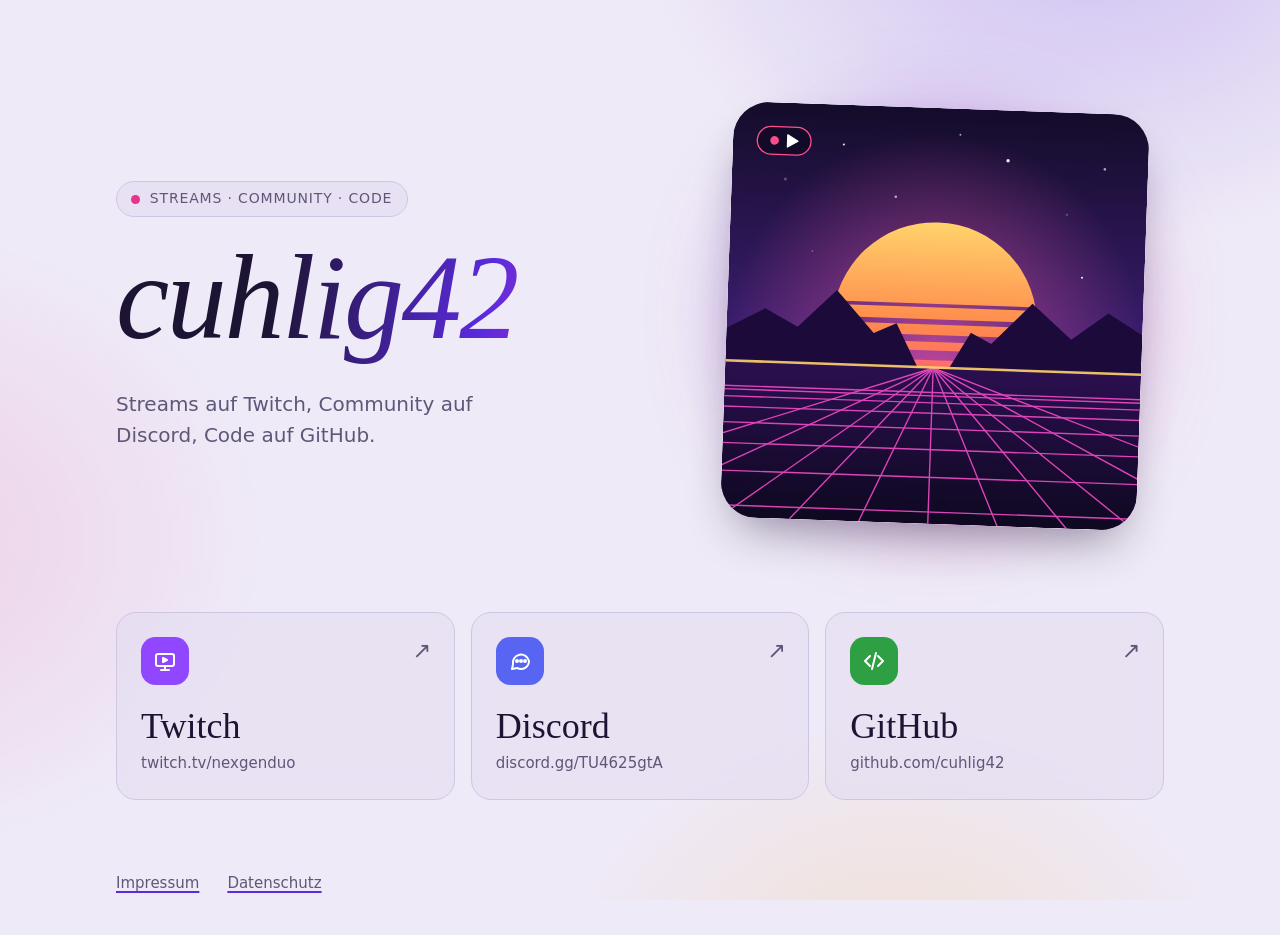
<file: index.html>
<!doctype html>
<html lang="de">
<head>
  <meta charset="utf-8">
  <meta name="viewport" content="width=device-width, initial-scale=1">
  <title>cuhlig42</title>
  <meta name="description" content="cuhlig42: Streams auf Twitch, Community auf Discord, Code auf GitHub.">
  <link rel="icon" href="img/favicon.svg" type="image/svg+xml">
  <link rel="stylesheet" href="style.css">
</head>
<body>
  <main class="seite start">
    <header class="held">
      <div class="held-text">
        <p class="vorzeile"><span class="vorzeile-punkt" aria-hidden="true"></span>Streams · Community · Code</p>
        <h1 class="name">cuhlig42</h1>
        <p class="kurz">Streams auf Twitch, Community auf Discord, Code auf GitHub.</p>
      </div>
      <figure class="held-bild">
        <img src="img/held.svg" width="480" height="480" alt="Synthwave-Sonnenuntergang über einem Neon-Gitter">
      </figure>
    </header>

    <ul class="kanaele">
      <li style="--akzent: #9146ff">
        <a href="https://www.twitch.tv/nexgenduo" rel="noopener noreferrer">
          <span class="kanal-symbol" aria-hidden="true">
            <svg viewBox="0 0 24 24" fill="none" stroke="currentColor" stroke-width="2" stroke-linecap="round" stroke-linejoin="round"><rect x="3" y="5" width="18" height="12" rx="2"/><path d="M10 9l4 2-4 2z" fill="currentColor"/><path d="M8 21h8M12 17v4"/></svg>
          </span>
          <span class="kanal-name">Twitch</span>
          <span class="kanal-ziel">twitch.tv/nexgenduo</span>
          <span class="kanal-pfeil" aria-hidden="true">↗</span>
        </a>
      </li>
      <li style="--akzent: #5865f2">
        <a href="https://discord.gg/TU4625gtA" rel="noopener noreferrer">
          <span class="kanal-symbol" aria-hidden="true">
            <svg viewBox="0 0 24 24" fill="none" stroke="currentColor" stroke-width="2" stroke-linecap="round" stroke-linejoin="round"><path d="M21 12a8 8 0 0 1-11.6 7.1L4 20l1-4.6A8 8 0 1 1 21 12z"/><circle cx="9" cy="12" r="1" fill="currentColor"/><circle cx="13" cy="12" r="1" fill="currentColor"/><circle cx="17" cy="12" r="1" fill="currentColor"/></svg>
          </span>
          <span class="kanal-name">Discord</span>
          <span class="kanal-ziel">discord.gg/TU4625gtA</span>
          <span class="kanal-pfeil" aria-hidden="true">↗</span>
        </a>
      </li>
      <li style="--akzent: #2ea043">
        <a href="https://github.com/cuhlig42" rel="noopener noreferrer">
          <span class="kanal-symbol" aria-hidden="true">
            <svg viewBox="0 0 24 24" fill="none" stroke="currentColor" stroke-width="2" stroke-linecap="round" stroke-linejoin="round"><path d="M8 7l-5 5 5 5M16 7l5 5-5 5M14 4l-4 16"/></svg>
          </span>
          <span class="kanal-name">GitHub</span>
          <span class="kanal-ziel">github.com/cuhlig42</span>
          <span class="kanal-pfeil" aria-hidden="true">↗</span>
        </a>
      </li>
    </ul>
  </main>

  <footer class="fuss start">
    <ul>
      <li><a href="impressum.html">Impressum</a></li>
      <li><a href="datenschutz.html">Datenschutz</a></li>
    </ul>
  </footer>
</body>
</html>
</file>
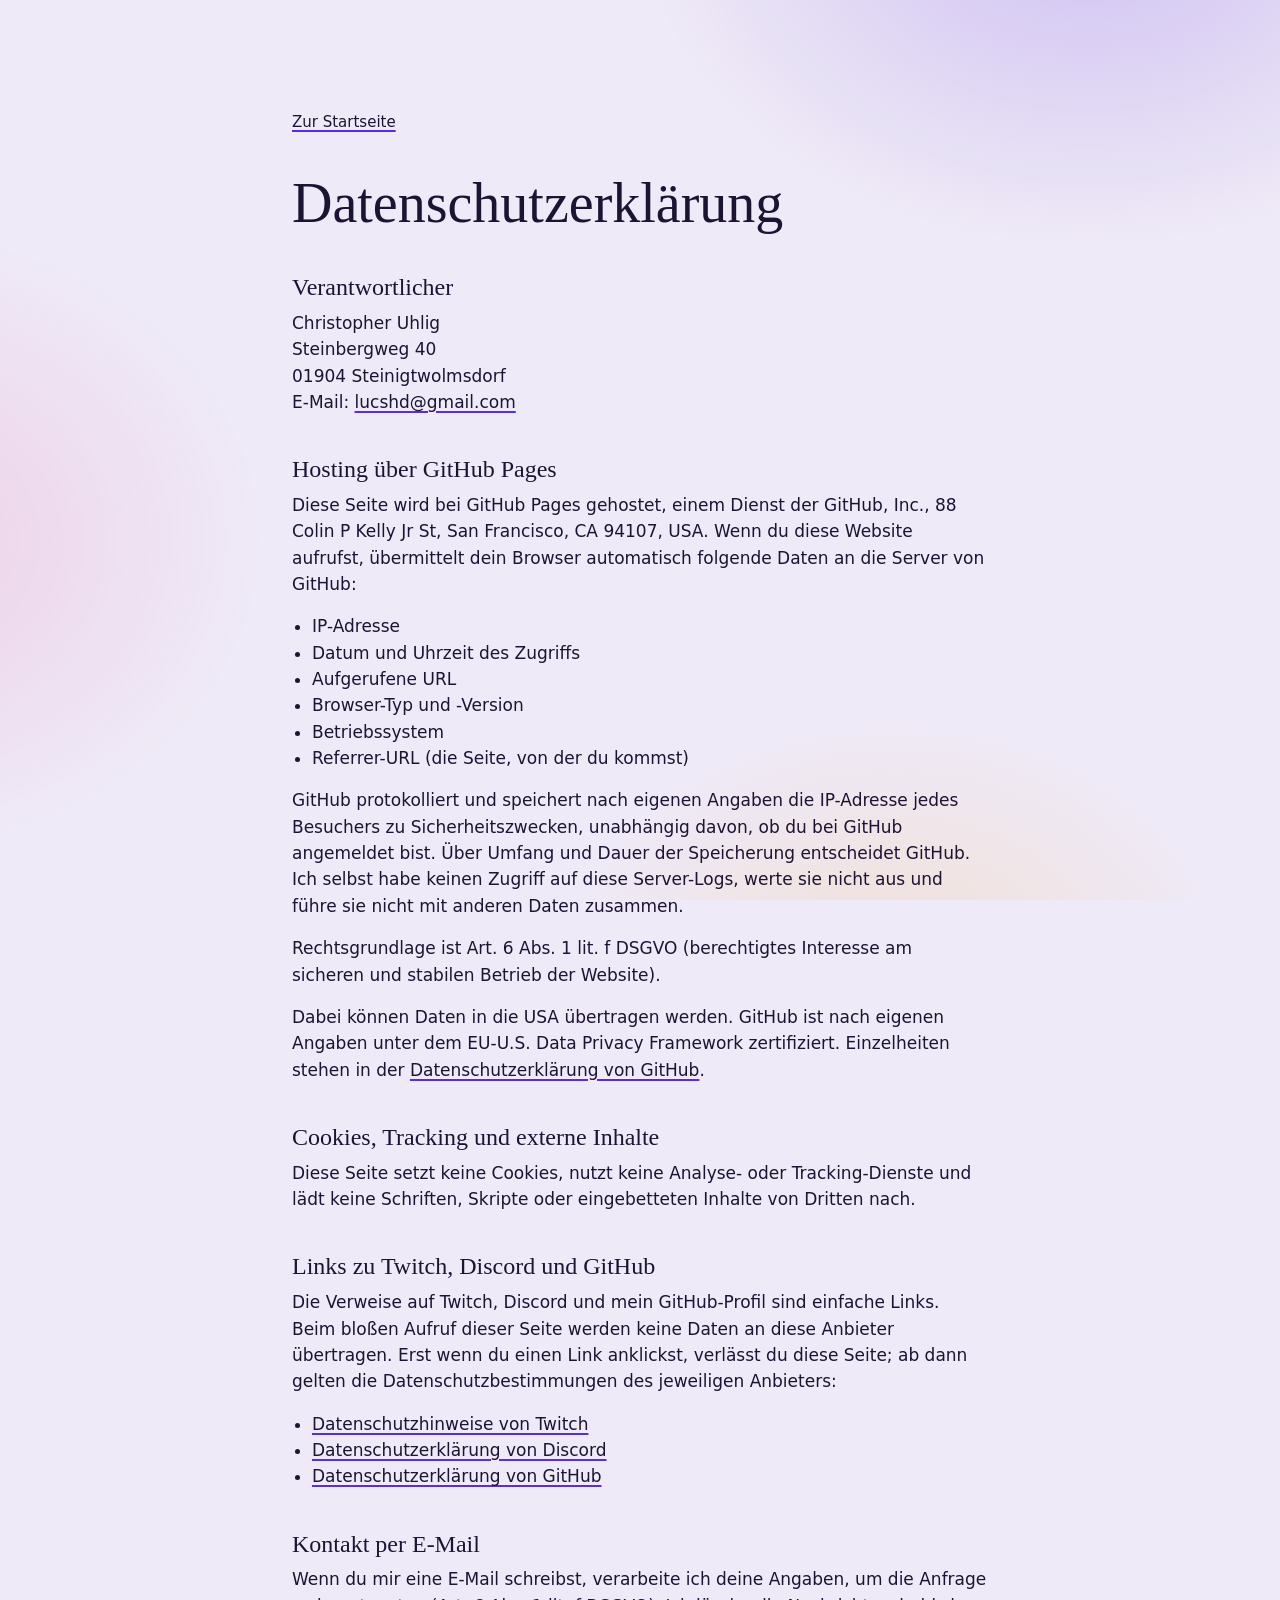
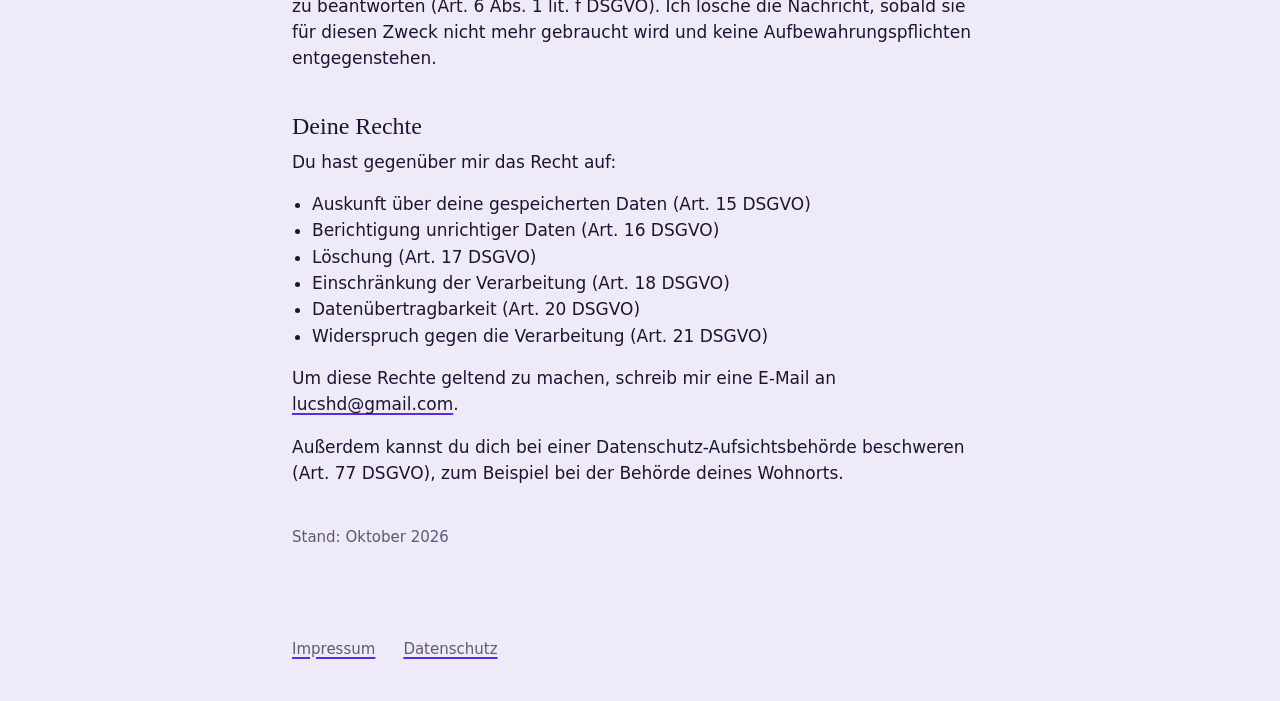
<file: datenschutz.html>
<!doctype html>
<html lang="de">
<head>
  <meta charset="utf-8">
  <meta name="viewport" content="width=device-width, initial-scale=1">
  <title>Datenschutz – cuhlig42</title>
  <meta name="robots" content="noindex">
  <link rel="stylesheet" href="style.css">
</head>
<body>
  <main class="seite">
    <a class="zurueck" href="index.html">Zur Startseite</a>

    <article class="recht">
      <h1>Datenschutzerklärung</h1>

      <h2>Verantwortlicher</h2>
      <address>
        Christopher Uhlig<br>
        Steinbergweg 40<br>
        01904 Steinigtwolmsdorf<br>
        E-Mail: <a href="mailto:lucshd@gmail.com">lucshd@gmail.com</a>
      </address>

      <h2>Hosting über GitHub Pages</h2>
      <p>
        Diese Seite wird bei GitHub Pages gehostet, einem Dienst der GitHub, Inc.,
        88 Colin P Kelly Jr St, San Francisco, CA 94107, USA. Wenn du diese Website aufrufst,
        übermittelt dein Browser automatisch folgende Daten an die Server von GitHub:
      </p>
      <ul>
        <li>IP-Adresse</li>
        <li>Datum und Uhrzeit des Zugriffs</li>
        <li>Aufgerufene URL</li>
        <li>Browser-Typ und -Version</li>
        <li>Betriebssystem</li>
        <li>Referrer-URL (die Seite, von der du kommst)</li>
      </ul>
      <p>
        GitHub protokolliert und speichert nach eigenen Angaben die IP-Adresse jedes Besuchers zu
        Sicherheitszwecken, unabhängig davon, ob du bei GitHub angemeldet bist. Über Umfang und
        Dauer der Speicherung entscheidet GitHub. Ich selbst habe keinen Zugriff auf diese
        Server-Logs, werte sie nicht aus und führe sie nicht mit anderen Daten zusammen.
      </p>
      <p>
        Rechtsgrundlage ist Art. 6 Abs. 1 lit. f DSGVO (berechtigtes Interesse am sicheren und
        stabilen Betrieb der Website).
      </p>
      <p>
        Dabei können Daten in die USA übertragen werden. GitHub ist nach eigenen Angaben unter dem
        EU-U.S. Data Privacy Framework zertifiziert. Einzelheiten stehen in der
        <a href="https://docs.github.com/de/site-policy/privacy-policies/github-general-privacy-statement" rel="noopener noreferrer">Datenschutzerklärung von GitHub</a>.
      </p>

      <h2>Cookies, Tracking und externe Inhalte</h2>
      <p>
        Diese Seite setzt keine Cookies, nutzt keine Analyse- oder Tracking-Dienste und lädt keine
        Schriften, Skripte oder eingebetteten Inhalte von Dritten nach.
      </p>

      <h2>Links zu Twitch, Discord und GitHub</h2>
      <p>
        Die Verweise auf Twitch, Discord und mein GitHub-Profil sind einfache Links. Beim bloßen Aufruf dieser Seite
        werden keine Daten an diese Anbieter übertragen. Erst wenn du einen Link anklickst,
        verlässt du diese Seite; ab dann gelten die Datenschutzbestimmungen des jeweiligen
        Anbieters:
      </p>
      <ul>
        <li><a href="https://legal.twitch.com/de-de/legal/privacy-notice" rel="noopener noreferrer">Datenschutzhinweise von Twitch</a></li>
        <li><a href="https://discord.com/privacy" rel="noopener noreferrer">Datenschutzerklärung von Discord</a></li>
        <li><a href="https://docs.github.com/de/site-policy/privacy-policies/github-general-privacy-statement" rel="noopener noreferrer">Datenschutzerklärung von GitHub</a></li>
      </ul>

      <h2>Kontakt per E-Mail</h2>
      <p>
        Wenn du mir eine E-Mail schreibst, verarbeite ich deine Angaben, um die Anfrage zu
        beantworten (Art. 6 Abs. 1 lit. f DSGVO). Ich lösche die Nachricht, sobald sie für diesen
        Zweck nicht mehr gebraucht wird und keine Aufbewahrungspflichten entgegenstehen.
      </p>

      <h2>Deine Rechte</h2>
      <p>Du hast gegenüber mir das Recht auf:</p>
      <ul>
        <li>Auskunft über deine gespeicherten Daten (Art. 15 DSGVO)</li>
        <li>Berichtigung unrichtiger Daten (Art. 16 DSGVO)</li>
        <li>Löschung (Art. 17 DSGVO)</li>
        <li>Einschränkung der Verarbeitung (Art. 18 DSGVO)</li>
        <li>Datenübertragbarkeit (Art. 20 DSGVO)</li>
        <li>Widerspruch gegen die Verarbeitung (Art. 21 DSGVO)</li>
      </ul>
      <p>
        Um diese Rechte geltend zu machen, schreib mir eine E-Mail an
        <a href="mailto:lucshd@gmail.com">lucshd@gmail.com</a>.
      </p>
      <p>
        Außerdem kannst du dich bei einer Datenschutz-Aufsichtsbehörde beschweren
        (Art. 77 DSGVO), zum Beispiel bei der Behörde deines Wohnorts.
      </p>

      <p class="stand">Stand: Oktober 2026</p>
    </article>
  </main>

  <footer class="fuss">
    <ul>
      <li><a href="impressum.html">Impressum</a></li>
      <li><a href="datenschutz.html" aria-current="page">Datenschutz</a></li>
    </ul>
  </footer>
</body>
</html>
</file>
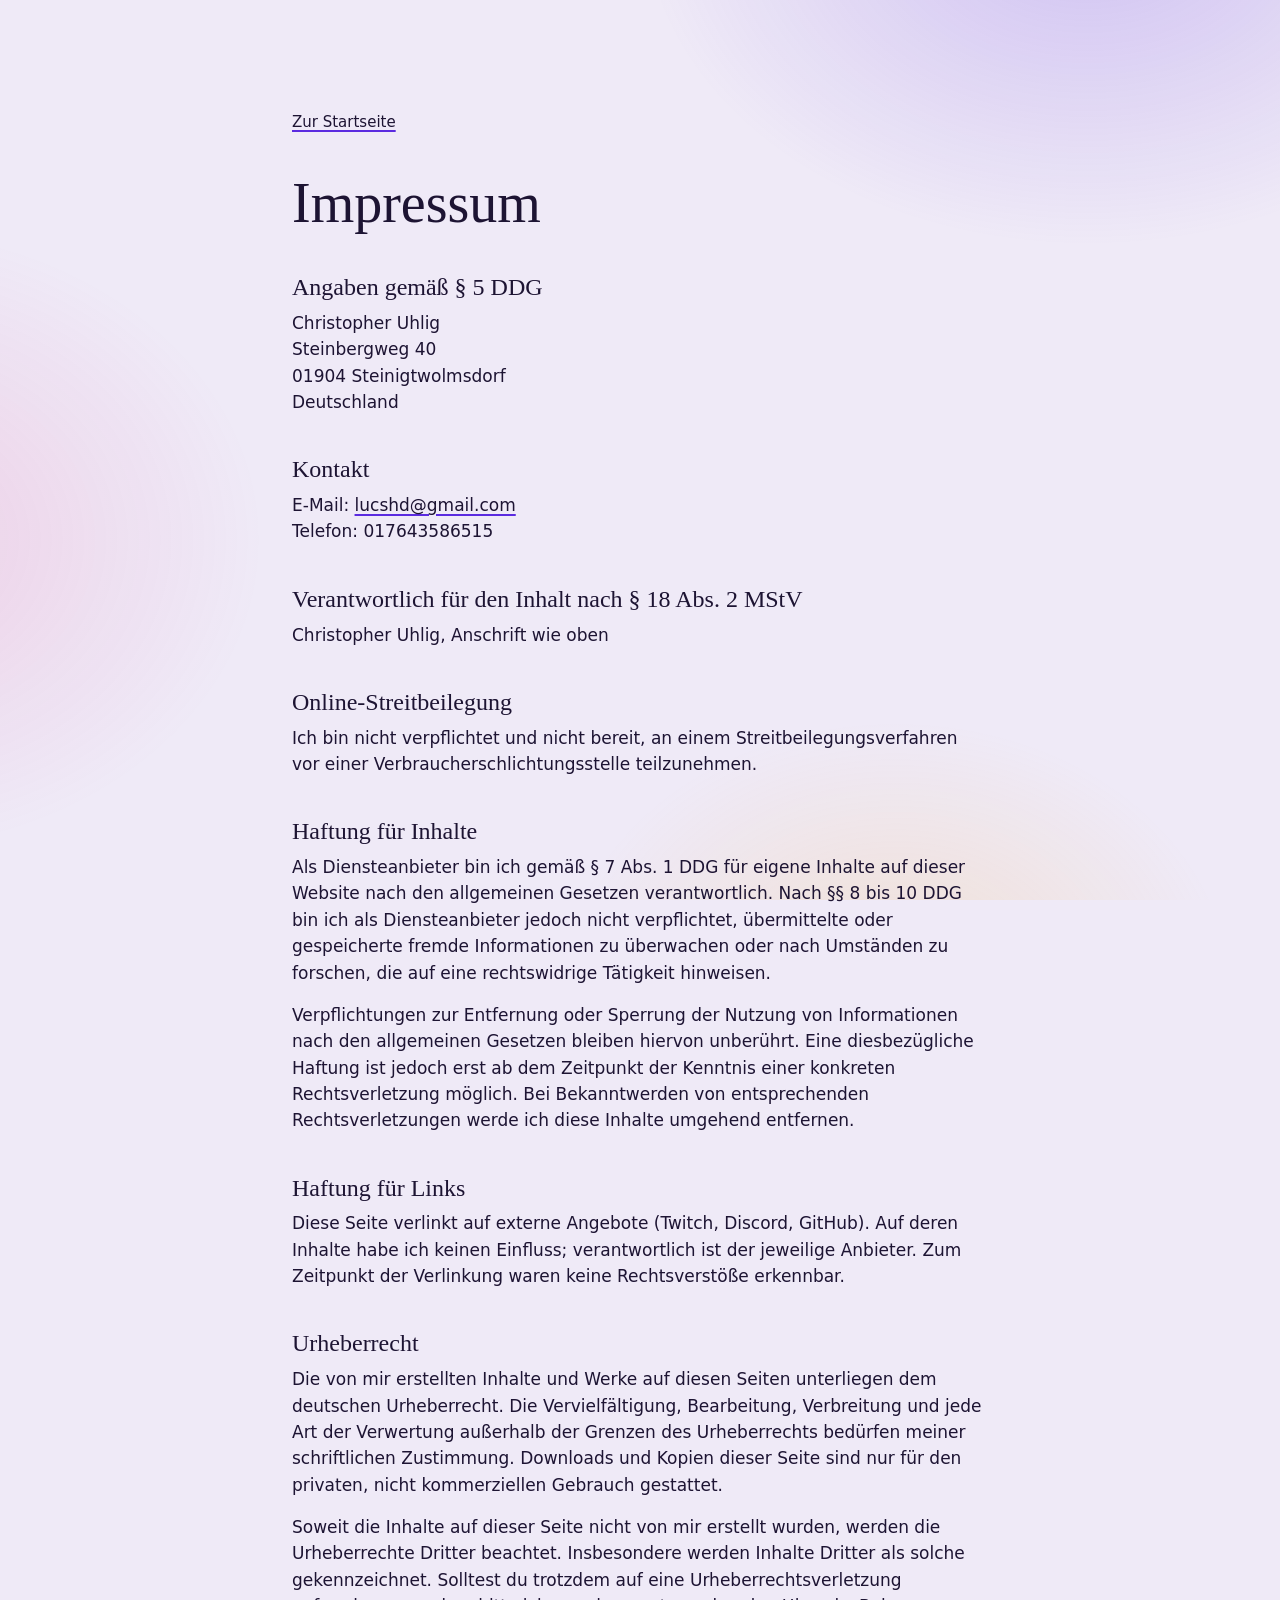
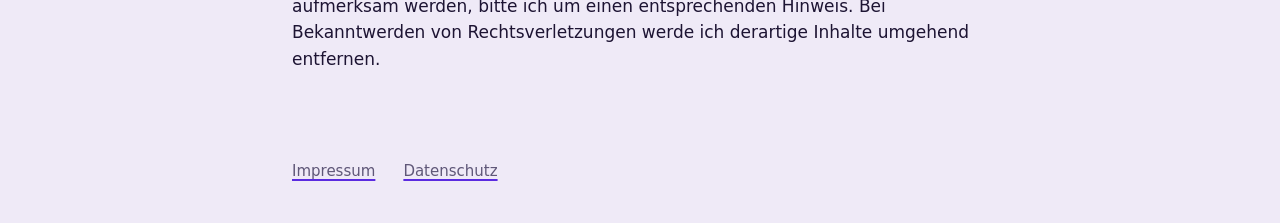
<file: impressum.html>
<!doctype html>
<html lang="de">
<head>
  <meta charset="utf-8">
  <meta name="viewport" content="width=device-width, initial-scale=1">
  <title>Impressum – cuhlig42</title>
  <!-- noindex hält die Seite aus Suchmaschinen heraus; erreichbar bleibt sie trotzdem -->
  <meta name="robots" content="noindex">
  <link rel="icon" href="img/favicon.svg" type="image/svg+xml">
  <link rel="stylesheet" href="style.css">
</head>
<body>
  <main class="seite">
    <a class="zurueck" href="index.html">Zur Startseite</a>

    <article class="recht">
      <h1>Impressum</h1>

      <h2>Angaben gemäß § 5 DDG</h2>
      <address>
        Christopher Uhlig<br>
        Steinbergweg 40<br>
        01904 Steinigtwolmsdorf<br>
        Deutschland
      </address>

      <h2>Kontakt</h2>
      <p>
        E-Mail: <a href="mailto:lucshd@gmail.com">lucshd@gmail.com</a><br>
        Telefon: 017643586515
      </p>

      <h2>Verantwortlich für den Inhalt nach § 18 Abs. 2 MStV</h2>
      <p>Christopher Uhlig, Anschrift wie oben</p>

      <h2>Online-Streitbeilegung</h2>
      <p>
        Ich bin nicht verpflichtet und nicht bereit, an einem Streitbeilegungsverfahren vor einer
        Verbraucherschlichtungsstelle teilzunehmen.
      </p>

      <h2>Haftung für Inhalte</h2>
      <p>
        Als Diensteanbieter bin ich gemäß § 7 Abs. 1 DDG für eigene Inhalte auf dieser Website nach den
        allgemeinen Gesetzen verantwortlich. Nach §§ 8 bis 10 DDG bin ich als Diensteanbieter jedoch nicht
        verpflichtet, übermittelte oder gespeicherte fremde Informationen zu überwachen oder nach Umständen
        zu forschen, die auf eine rechtswidrige Tätigkeit hinweisen.
      </p>
      <p>
        Verpflichtungen zur Entfernung oder Sperrung der Nutzung von Informationen nach den allgemeinen
        Gesetzen bleiben hiervon unberührt. Eine diesbezügliche Haftung ist jedoch erst ab dem Zeitpunkt
        der Kenntnis einer konkreten Rechtsverletzung möglich. Bei Bekanntwerden von entsprechenden
        Rechtsverletzungen werde ich diese Inhalte umgehend entfernen.
      </p>

      <h2>Haftung für Links</h2>
      <p>
        Diese Seite verlinkt auf externe Angebote (Twitch, Discord, GitHub). Auf deren Inhalte habe ich
        keinen Einfluss; verantwortlich ist der jeweilige Anbieter. Zum Zeitpunkt der Verlinkung
        waren keine Rechtsverstöße erkennbar.
      </p>

      <h2>Urheberrecht</h2>
      <p>
        Die von mir erstellten Inhalte und Werke auf diesen Seiten unterliegen dem deutschen Urheberrecht.
        Die Vervielfältigung, Bearbeitung, Verbreitung und jede Art der Verwertung außerhalb der Grenzen
        des Urheberrechts bedürfen meiner schriftlichen Zustimmung. Downloads und Kopien dieser Seite sind
        nur für den privaten, nicht kommerziellen Gebrauch gestattet.
      </p>
      <p>
        Soweit die Inhalte auf dieser Seite nicht von mir erstellt wurden, werden die Urheberrechte Dritter
        beachtet. Insbesondere werden Inhalte Dritter als solche gekennzeichnet. Solltest du trotzdem auf
        eine Urheberrechtsverletzung aufmerksam werden, bitte ich um einen entsprechenden Hinweis. Bei
        Bekanntwerden von Rechtsverletzungen werde ich derartige Inhalte umgehend entfernen.
      </p>
    </article>
  </main>

  <footer class="fuss">
    <ul>
      <li><a href="impressum.html" aria-current="page">Impressum</a></li>
      <li><a href="datenschutz.html">Datenschutz</a></li>
    </ul>
  </footer>
</body>
</html>
</file>
<file: style.css>
/* Keine externen Schriften oder Skripte: Die Seite lädt nichts von Dritten nach. */

:root {
  --papier: #efeaf7;
  --tinte: #1d1433;
  --leise: #5f5778;
  --linie: #cfc6e2;
  --flaeche: #e2daf1;
  --signal: #5b2be0;
  --pink: #e8338a;
  --schein-1: rgb(91 43 224 / 0.22);
  --schein-2: rgb(232 51 138 / 0.14);
  --schein-3: rgb(255 180 58 / 0.18);

  --schrift-text: system-ui, -apple-system, "Segoe UI", Roboto, "Helvetica Neue", Arial, sans-serif;
  --schrift-titel: "Iowan Old Style", "Palatino Linotype", Palatino, "Book Antiqua", Georgia, serif;
}

@media (prefers-color-scheme: dark) {
  :root {
    --papier: #1d1433;
    --tinte: #efeaf7;
    --leise: #a79fc0;
    --linie: #3a2d5c;
    --flaeche: #2a1f4d;
    --signal: #ffb43a;
    --pink: #ff5fb0;
    --schein-1: rgb(91 43 224 / 0.45);
    --schein-2: rgb(255 95 176 / 0.2);
    --schein-3: rgb(255 180 58 / 0.14);
  }
}

*,
*::before,
*::after {
  box-sizing: border-box;
}

html {
  -webkit-text-size-adjust: 100%;
}

body {
  margin: 0;
  min-height: 100vh;
  display: flex;
  flex-direction: column;
  background: var(--papier);
  color: var(--tinte);
  font-family: var(--schrift-text);
  font-size: 1.0625rem;
  line-height: 1.55;
}

a {
  color: inherit;
  text-decoration-color: var(--signal);
  text-decoration-thickness: 2px;
  text-underline-offset: 0.2em;
}

a:hover {
  color: var(--signal);
}

a:focus-visible {
  outline: 3px solid var(--signal);
  outline-offset: 3px;
}

.seite {
  flex: 1;
  width: 100%;
  max-width: 46rem;
  margin: 0 auto;
  padding: clamp(2.5rem, 12vh, 7rem) 1.25rem 3rem;
}

/* Leuchtender Hintergrund, rein mit CSS */

body::before {
  content: "";
  position: fixed;
  inset: 0;
  z-index: -1;
  pointer-events: none;
  background:
    radial-gradient(40rem 30rem at 85% -10%, var(--schein-1), transparent 70%),
    radial-gradient(35rem 28rem at -10% 60%, var(--schein-2), transparent 70%),
    radial-gradient(30rem 24rem at 70% 110%, var(--schein-3), transparent 70%);
}

/* Startseite */

.seite.start,
.fuss.start {
  max-width: 68rem;
}

.held {
  display: grid;
  grid-template-columns: minmax(0, 1.15fr) minmax(0, 1fr);
  align-items: center;
  gap: clamp(2rem, 5vw, 4rem);
}

.vorzeile {
  display: inline-flex;
  align-items: center;
  gap: 0.6rem;
  margin: 0 0 1.5rem;
  padding: 0.4rem 0.9rem;
  border: 1px solid var(--linie);
  border-radius: 999px;
  background: color-mix(in srgb, var(--flaeche) 60%, transparent);
  font-size: 0.875rem;
  letter-spacing: 0.06em;
  text-transform: uppercase;
  color: var(--leise);
}

.vorzeile-punkt {
  width: 0.55rem;
  height: 0.55rem;
  border-radius: 50%;
  background: var(--pink);
  box-shadow: 0 0 0 0 var(--pink);
  animation: puls 2s ease-out infinite;
}

@keyframes puls {
  70% { box-shadow: 0 0 0 0.6rem transparent; }
  100% { box-shadow: 0 0 0 0 transparent; }
}

.name {
  margin: 0;
  font-family: var(--schrift-titel);
  font-style: italic;
  font-weight: 400;
  font-size: clamp(3.25rem, 11vw, 7.5rem);
  line-height: 0.95;
  letter-spacing: -0.02em;
  overflow-wrap: anywhere;
  background: linear-gradient(100deg, var(--tinte) 30%, var(--signal) 70%, var(--pink));
  -webkit-background-clip: text;
  background-clip: text;
  color: transparent;
  padding-bottom: 0.08em;
}

.kurz {
  margin: 1.5rem 0 0;
  max-width: 34ch;
  font-size: 1.25rem;
  color: var(--leise);
}

.held-bild {
  position: relative;
  margin: 0;
  justify-self: center;
  width: 100%;
  max-width: 26rem;
  animation: schweben 7s ease-in-out infinite;
}

.held-bild::before {
  content: "";
  position: absolute;
  inset: 8%;
  z-index: -1;
  border-radius: 50%;
  background: linear-gradient(135deg, var(--signal), var(--pink));
  filter: blur(3.5rem);
  opacity: 0.55;
}

.held-bild img {
  display: block;
  width: 100%;
  height: auto;
  border-radius: 2.25rem;
  box-shadow: 0 1.5rem 3rem -1rem rgb(29 20 51 / 0.45);
  transform: rotate(2deg);
}

@keyframes schweben {
  50% { transform: translateY(-0.75rem); }
}

.kanaele {
  list-style: none;
  margin: clamp(3rem, 10vh, 5.5rem) 0 0;
  padding: 0;
  display: grid;
  grid-template-columns: repeat(auto-fit, minmax(15rem, 1fr));
  gap: 1rem;
}

.kanaele a {
  position: relative;
  display: flex;
  flex-direction: column;
  gap: 0.35rem;
  height: 100%;
  padding: 1.5rem;
  border: 1px solid var(--linie);
  border-radius: 1.25rem;
  background: color-mix(in srgb, var(--flaeche) 55%, transparent);
  -webkit-backdrop-filter: blur(12px);
  backdrop-filter: blur(12px);
  text-decoration: none;
  overflow: hidden;
  transition: transform 0.25s ease, border-color 0.25s ease, box-shadow 0.25s ease;
}

.kanaele a::after {
  content: "";
  position: absolute;
  inset: auto -30% -60% auto;
  width: 12rem;
  height: 12rem;
  border-radius: 50%;
  background: var(--akzent);
  filter: blur(3rem);
  opacity: 0;
  transition: opacity 0.3s ease;
  pointer-events: none;
}

.kanaele a:hover,
.kanaele a:focus-visible {
  color: var(--tinte);
  transform: translateY(-4px);
  border-color: var(--akzent);
  box-shadow: 0 1rem 2.5rem -1rem var(--akzent);
}

.kanaele a:hover::after,
.kanaele a:focus-visible::after {
  opacity: 0.35;
}

.kanal-symbol {
  display: grid;
  place-items: center;
  width: 3rem;
  height: 3rem;
  margin-bottom: 1rem;
  border-radius: 0.9rem;
  background: var(--akzent);
  color: #fff;
}

.kanal-symbol svg {
  width: 1.5rem;
  height: 1.5rem;
}

.kanal-name {
  font-family: var(--schrift-titel);
  font-size: clamp(1.75rem, 4vw, 2.25rem);
  line-height: 1.1;
}

.kanal-ziel {
  color: var(--leise);
  font-size: 0.9375rem;
  overflow-wrap: anywhere;
}

.kanal-pfeil {
  position: absolute;
  top: 1.25rem;
  right: 1.4rem;
  font-size: 1.4rem;
  color: var(--leise);
  transition: transform 0.25s ease, color 0.25s ease;
}

.kanaele a:hover .kanal-pfeil,
.kanaele a:focus-visible .kanal-pfeil {
  color: var(--akzent);
  transform: translate(3px, -3px);
}

@media (max-width: 48rem) {
  .held {
    grid-template-columns: 1fr;
  }

  .held-bild {
    max-width: 20rem;
    grid-row: 1;
  }
}

@media (prefers-reduced-motion: reduce) {
  .vorzeile-punkt,
  .held-bild {
    animation: none;
  }

  .kanaele a,
  .kanal-pfeil {
    transition: none;
  }
}

/* Fußzeile */

.fuss {
  width: 100%;
  max-width: 46rem;
  margin: 0 auto;
  padding: 1.5rem 1.25rem 2.5rem;
  font-size: 0.9375rem;
  color: var(--leise);
}

.fuss ul {
  list-style: none;
  margin: 0;
  padding: 0;
  display: flex;
  flex-wrap: wrap;
  gap: 0.5rem 1.75rem;
}

/* Impressum und Datenschutz */

.zurueck {
  display: inline-block;
  margin-bottom: 2.5rem;
  font-size: 0.9375rem;
}

.recht {
  max-width: 65ch;
}

.recht h1 {
  margin: 0 0 2rem;
  font-family: var(--schrift-titel);
  font-weight: 400;
  font-size: clamp(2.25rem, 8vw, 3.5rem);
  line-height: 1.05;
}

.recht h2 {
  margin: 2.5rem 0 0.5rem;
  font-family: var(--schrift-titel);
  font-weight: 400;
  font-size: 1.5rem;
  line-height: 1.2;
}

.recht p,
.recht ul,
.recht address {
  margin: 0 0 1rem;
}

.recht address {
  font-style: normal;
}

.recht ul {
  padding-left: 1.25rem;
}

.recht .stand {
  margin-top: 2.5rem;
  color: var(--leise);
  font-size: 0.9375rem;
}
</file>
